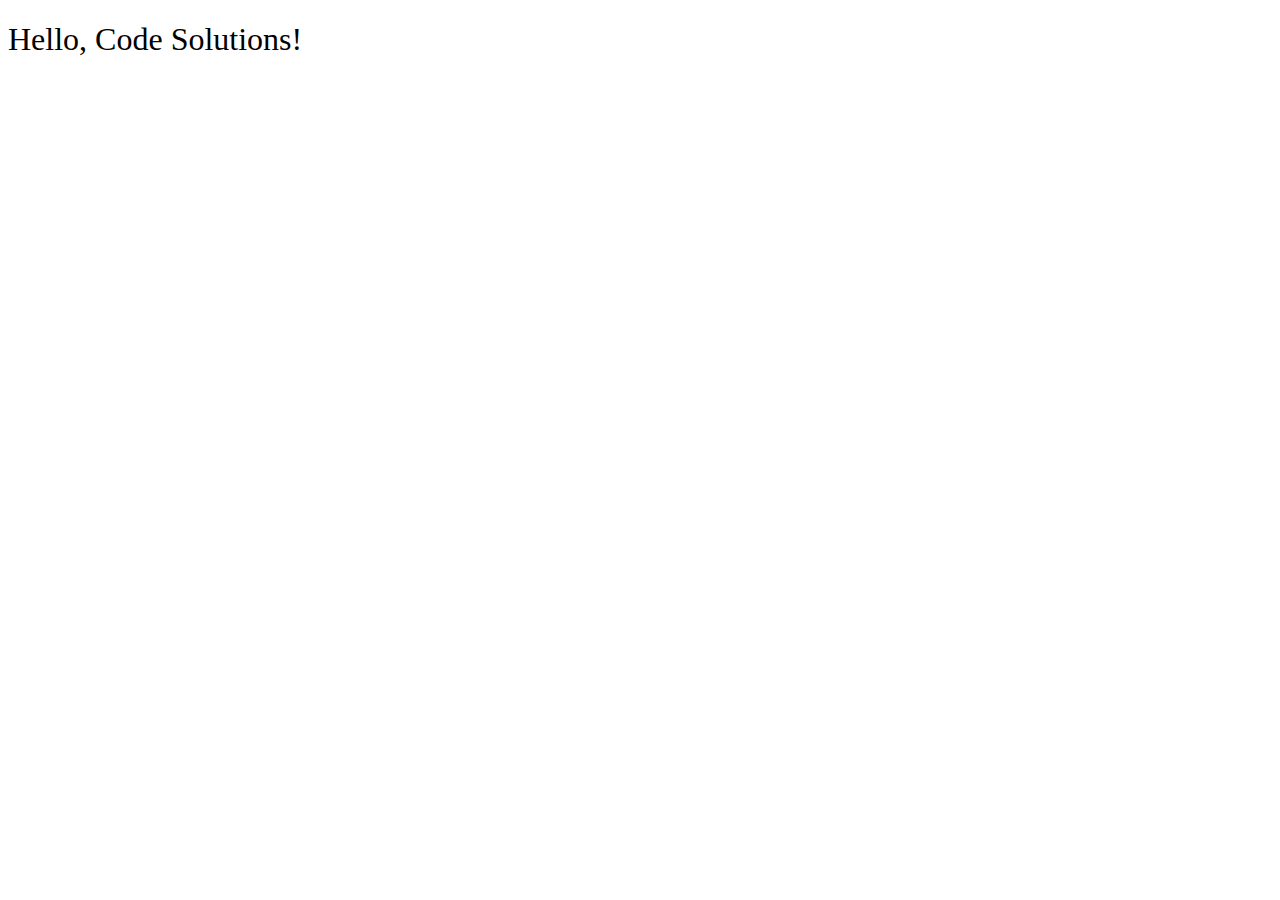
<file: __sample__/index.html>
<!DOCTYPE html>
<html>
<head>
  <title>sample code</title>
  <link rel="stylesheet" href="styles.css">
</head>
<body>
  <h1>Hello, Code Solutions!</h1>
  <script src="main.js"></script>
</body>
</html>
</file>
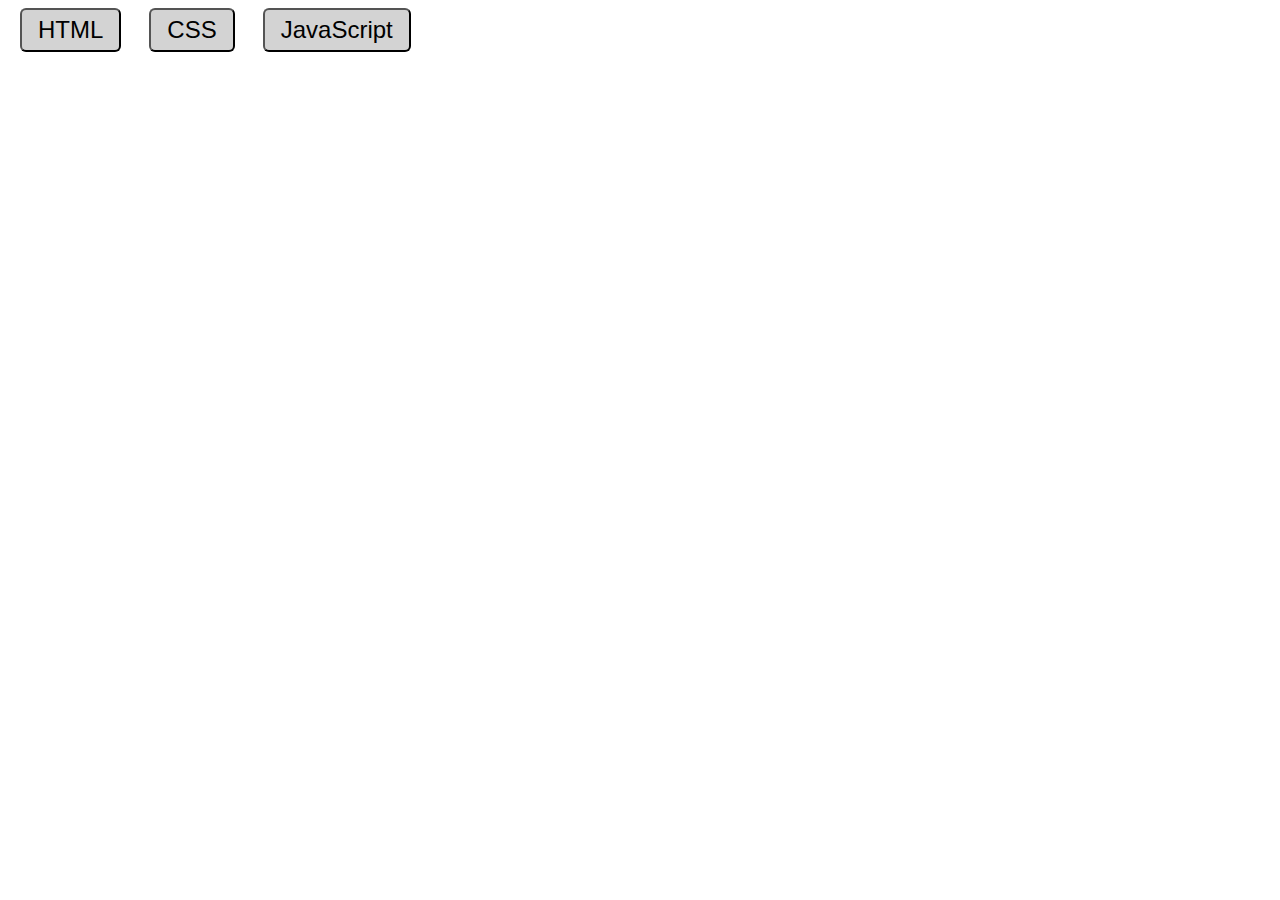
<file: css-box-model/index.html>
<!DOCTYPE html>
<html lang="en">
<head>
  <meta charset="UTF-8">
  <meta name="viewport" content="width=device-width, initial-scale=1.0">
  <meta http-equiv="X-UA-Compatible" content="ie=edge">
  <title>CSS Box Model</title>
  <link rel="stylesheet" href="styles.css">
</head>
<body>
  <button class="language">HTML</button>
  <button class="language">CSS</button>
  <button class="language">JavaScript</button>
</body>
</html>
</file>
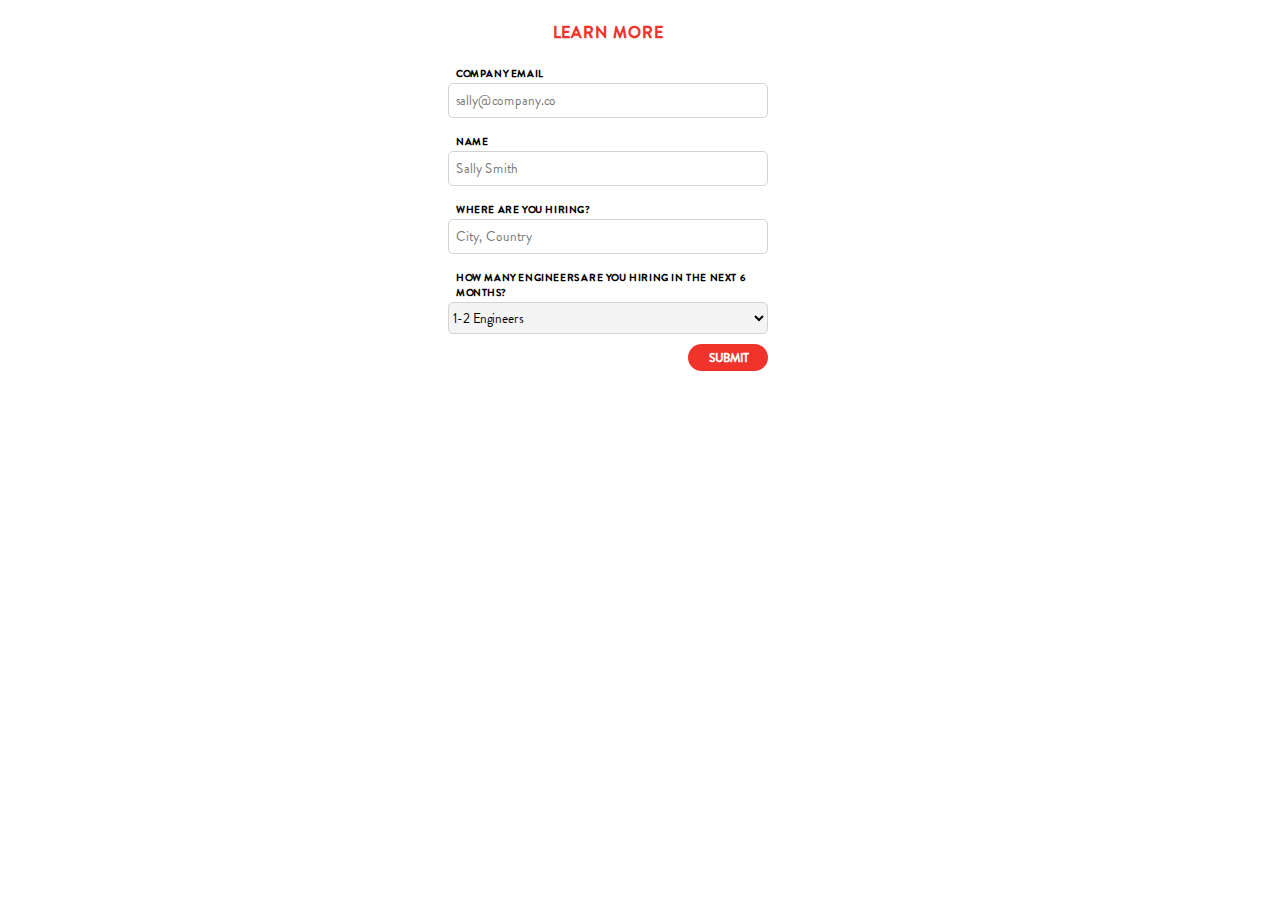
<file: css-brochure-form/index.html>
<!DOCTYPE html>
<html lang="en">
<head>
  <meta charset="UTF-8">
  <meta name="viewport" content="width=device-width, initial-scale=1.0">
  <meta http-equiv="X-UA-Compatible" content="ie=edge">
  <title>CSS Challenge - Brochure Form</title>
  <link rel="stylesheet" href="fonts.css">
  <link rel="stylesheet" href="reset.css">
  <link rel="stylesheet" href="styles.css">
</head>
<body>
  <div class="form">
    <h4>LEARN MORE</h4>
    <form action="#">
      <label for="email">COMPANY EMAIL</label>
      <input type="email" id="email" placeholder="sally@company.co">
      <label for="name">NAME</label>
      <input type="text" id="name" placeholder="Sally Smith">
      <label for="location">WHERE ARE YOU HIRING?</label>
      <input type="text" id="location" placeholder="City, Country">
      <label for="how-many-engineers">HOW MANY ENGINEERS ARE YOU HIRING IN THE NEXT 6 MONTHS?</label>
      <select name="how-many-engineers" id="how-many-engineers">
        <option value="1-2-enginners">1-2 Engineers</option>
        <option value="3-4-engineers">3-4 Engineers</option>
        <option value="5-plus">5 or more Engineers</option>
      </select>
      <div class="btn-container">
        <button>SUBMIT</button>
      </div>
    </form>
  </div>
</body>
</html>
</file>
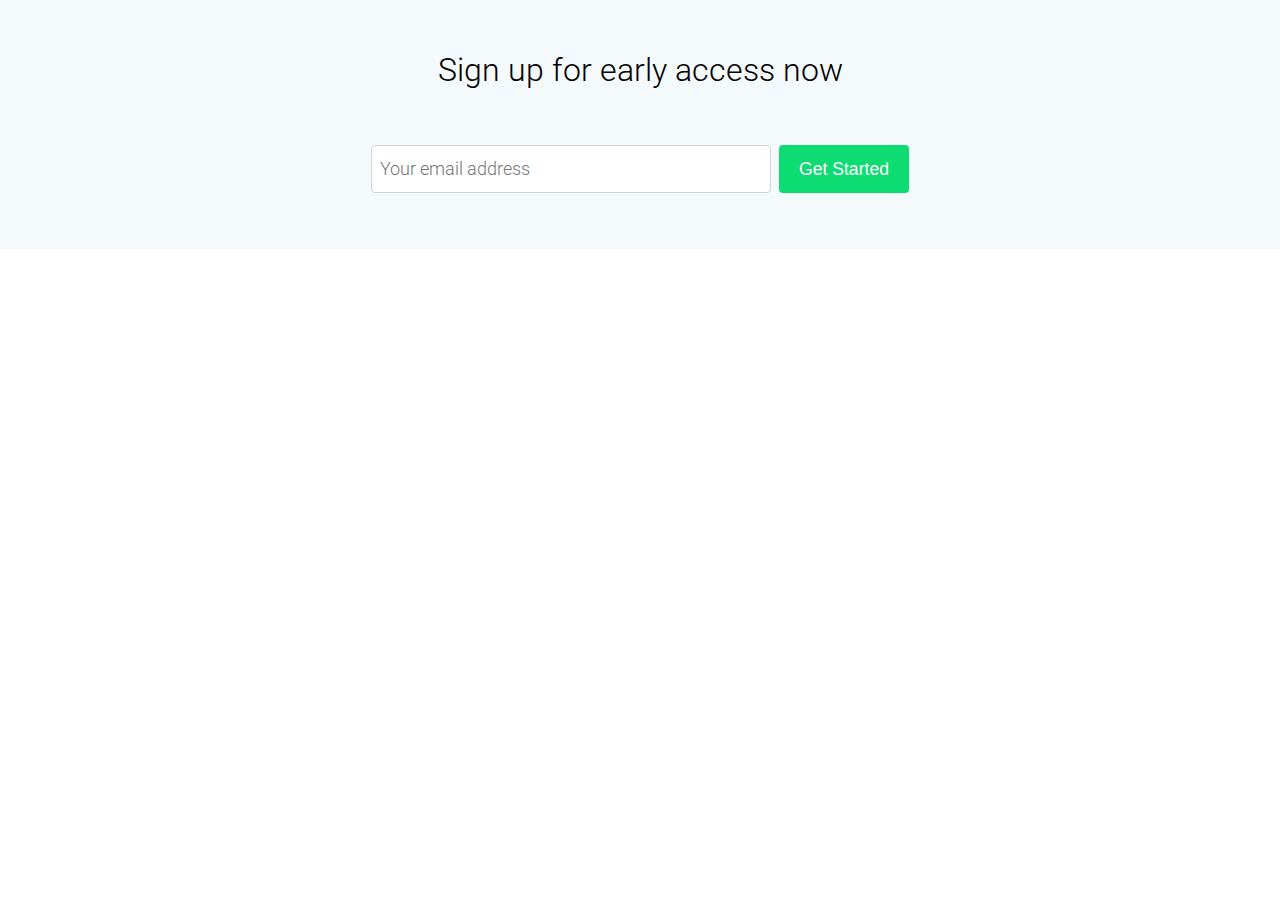
<file: css-colors/index.html>
<!DOCTYPE html>
<html lang="en">
<head>
  <meta charset="UTF-8">
  <meta name="viewport" content="width=device-width, initial-scale=1.0">
  <meta http-equiv="X-UA-Compatible" content="ie=edge">
  <title>Example CSS Colors</title>
  <link href="https://fonts.googleapis.com/css?family=Roboto:300,400,500&display=swap" rel="stylesheet">
  <link rel="stylesheet" href="styles.css">
</head>
<body>
  <section>
    <h2>Sign up for early access now</h2>
    <form>
      <input required name="email" type="email" placeholder="Your email address">
      <button type="submit">Get Started</button>
    </form>
  </section>
</body>
</html>
</file>
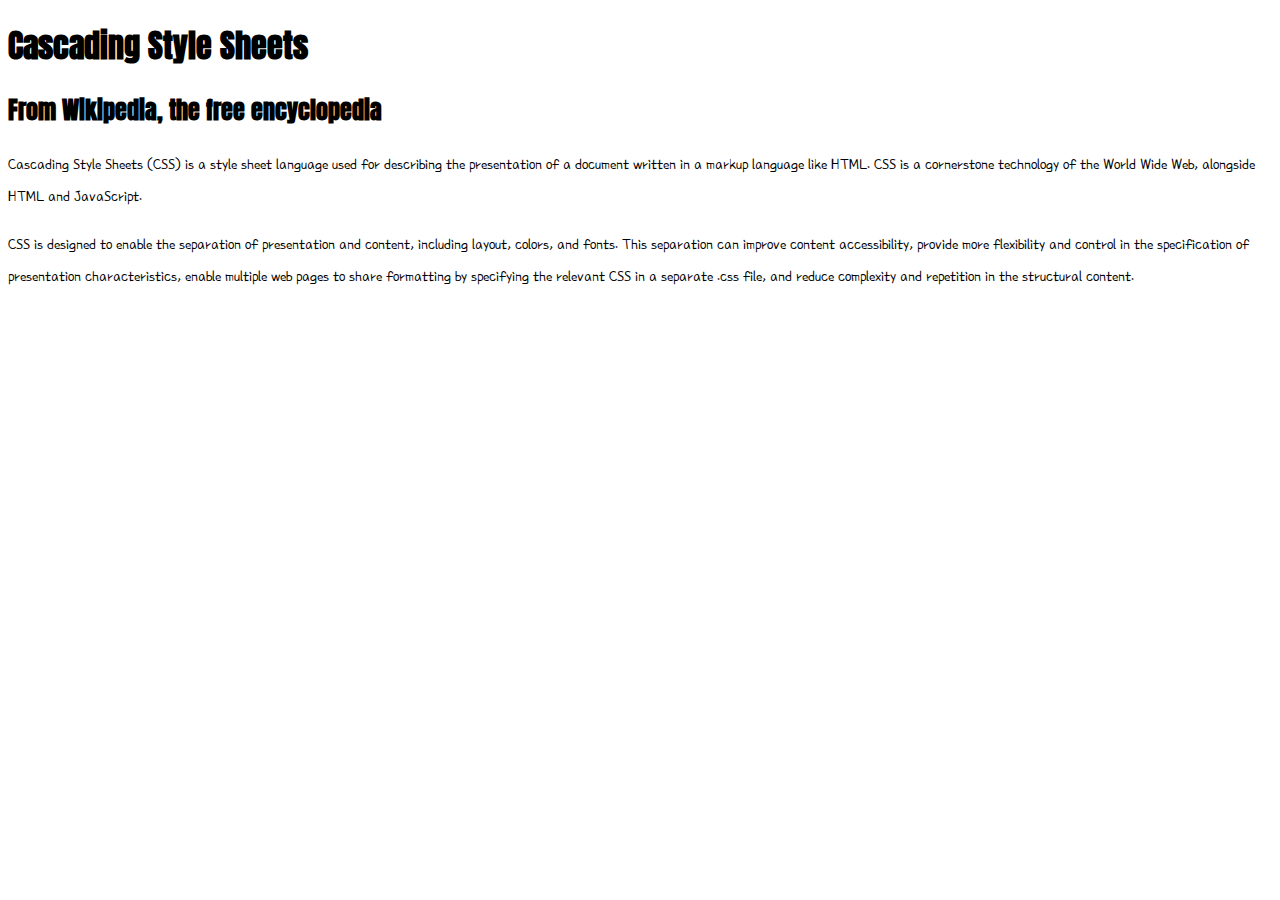
<file: css-fonts/index.html>
<!DOCTYPE html>
<html lang="en">
<head>
  <meta charset="UTF-8">
  <meta name="viewport" content="width=device-width, initial-scale=1.0">
  <meta http-equiv="X-UA-Compatible" content="ie=edge">
  <link rel="stylesheet" href="styles.css">
  <link rel="preconnect" href="https://fonts.googleapis.com">
  <link rel="preconnect" href="https://fonts.gstatic.com" crossorigin>
  <link href="https://fonts.googleapis.com/css2?family=Poor+Story&display=swap" rel="stylesheet">
  <link href="https://fonts.googleapis.com/css2?family=Anton&display=swap" rel="stylesheet">
  <title>CSS Fonts</title>
</head>
<body>
  <h1>Cascading Style Sheets</h1>
  <h2>From Wikipedia, the free encyclopedia</h2>
  <p>
    Cascading Style Sheets (CSS) is a style sheet language used for describing the presentation of a document written in a
    markup language like HTML. CSS is a cornerstone technology of the World Wide Web, alongside HTML and JavaScript.
  </p>
  <p>
    CSS is designed to enable the separation of presentation and content, including layout, colors, and fonts. This
    separation can improve content accessibility, provide more flexibility and control in the specification of presentation
    characteristics, enable multiple web pages to share formatting by specifying the relevant CSS in a separate .css file,
    and reduce complexity and repetition in the structural content.
  </p>
</body>
</html>
</file>
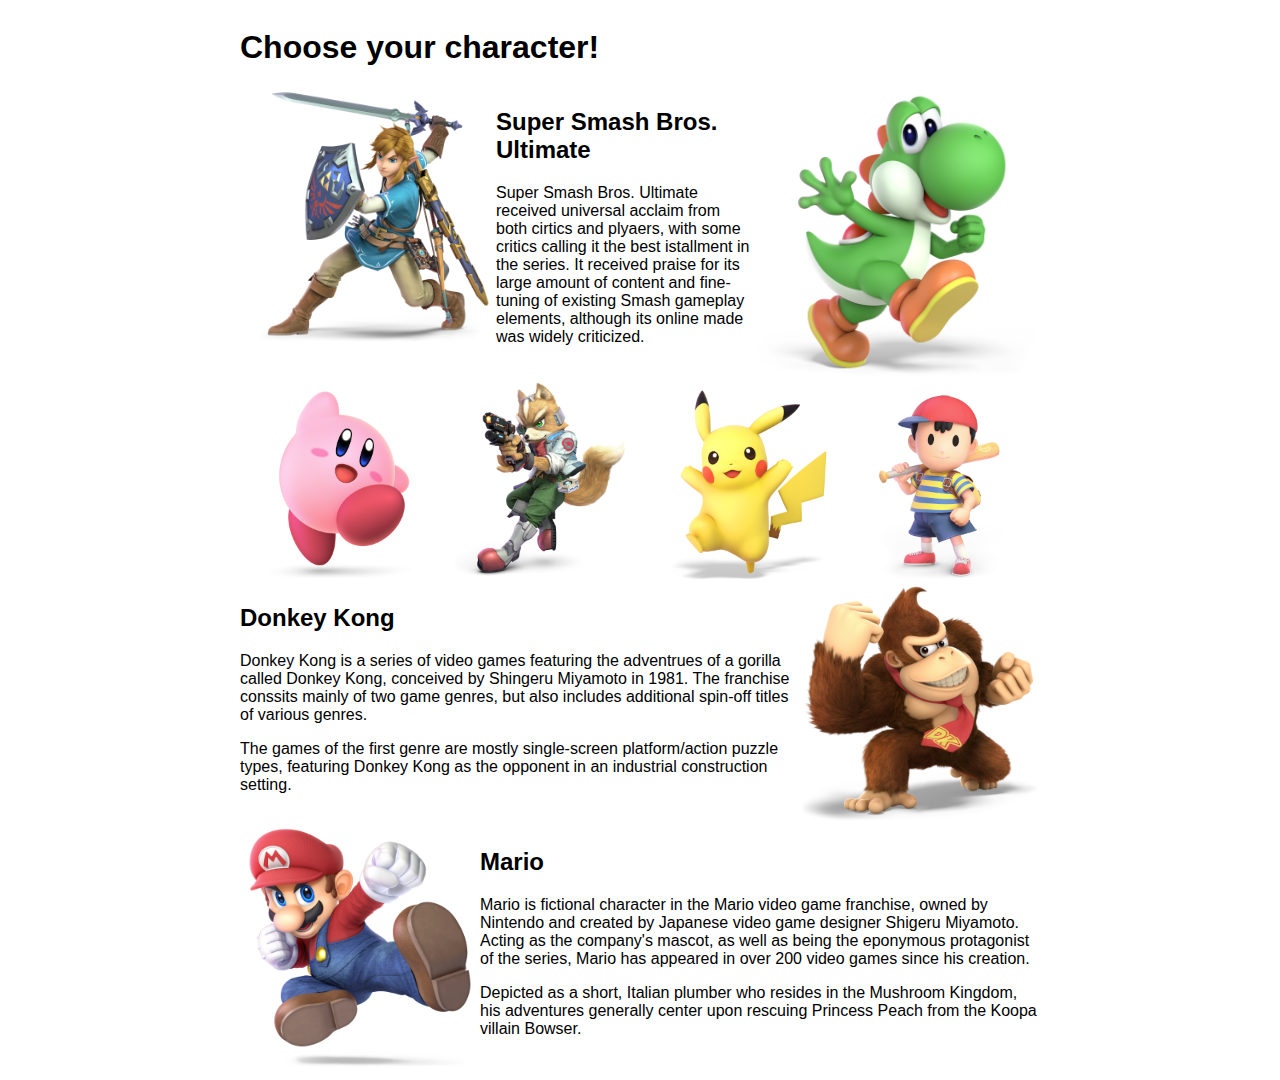
<file: css-grid-classes/index.html>
<!DOCTYPE html>
<html lang="en">
<head>
  <meta charset="UTF-8">
  <meta http-equiv="X-UA-Compatible" content="IE=edge">
  <meta name="viewport" content="width=device-width, initial-scale=1.0">
  <link rel="stylesheet" href="styles.css">
  <title>CSS grid classes</title>
</head>
<body>
  <div class="container">
    <div class="row">
      <div class="column-full">
        <h1>Choose your character!</h1>
      </div>
    </div>
    <div class="row">
      <div class="column-third">
        <img src="images/link.png" alt="image of Link">
      </div>
      <div class="column-third">
        <h2>Super Smash Bros. Ultimate</h2>
        <p>
          Super Smash Bros. Ultimate received universal acclaim from both cirtics and plyaers, with some critics calling it the best istallment in the series. It received praise for its large amount of content and fine-tuning of existing Smash gameplay elements, although its online made was widely criticized.
        </p>
      </div>
      <div class="column-thrid">
        <img src="images/yoshi.png" alt="image of Yoshi">
      </div>
    </div>
    <div class="row">
      <div class="column-fourth">
        <img src="images/kirby.png" alt="image of Kirby">
      </div>
      <div class="column-fourth">
        <img src="images/fox.png" alt="image of Fox">
      </div>
      <div class="column-fourth">
        <img src="images/pikachu.png" alt="image of Pikachu">
      </div>
      <div class="column-fourth">
        <img src="images/ness.png" alt="image of Ness">
      </div>
    </div>
    <div class="row">
      <div class="column-two-thirds">
        <h2>Donkey Kong</h2>
        <p>
          Donkey Kong is a series of video games featuring the adventrues of a gorilla called Donkey Kong, conceived by Shingeru Miyamoto in 1981. The franchise conssits mainly of two game genres, but also includes additional spin-off titles of various genres.
        </p>
        <p>
          The games of the first genre are mostly single-screen platform/action puzzle types, featuring Donkey Kong as the opponent in an industrial construction setting.
        </p>
      </div>
      <div class="column-one-third">
        <img src="images/dk.png" alt="image of Donkey Kong">
      </div>
    </div>
    <div class="row">
      <div class="column-one-third">
        <img src="images/mario.png" alt="iamge of Mario">
      </div>
      <div class="column-two-thirds">
        <h2>Mario</h2>
        <p>
          Mario is fictional character in the Mario video game franchise, owned by Nintendo and created by Japanese video game designer Shigeru Miyamoto. Acting as the company's mascot, as well as being the eponymous protagonist of the series, Mario has appeared in over 200 video games since his creation.
        </p>
        <p>
          Depicted as a short, Italian plumber who resides in the Mushroom Kingdom, his adventures generally center upon rescuing Princess Peach from the Koopa villain Bowser.
        </p>
      </div>
    </div>
  </div>
</body>
</html>
</file>
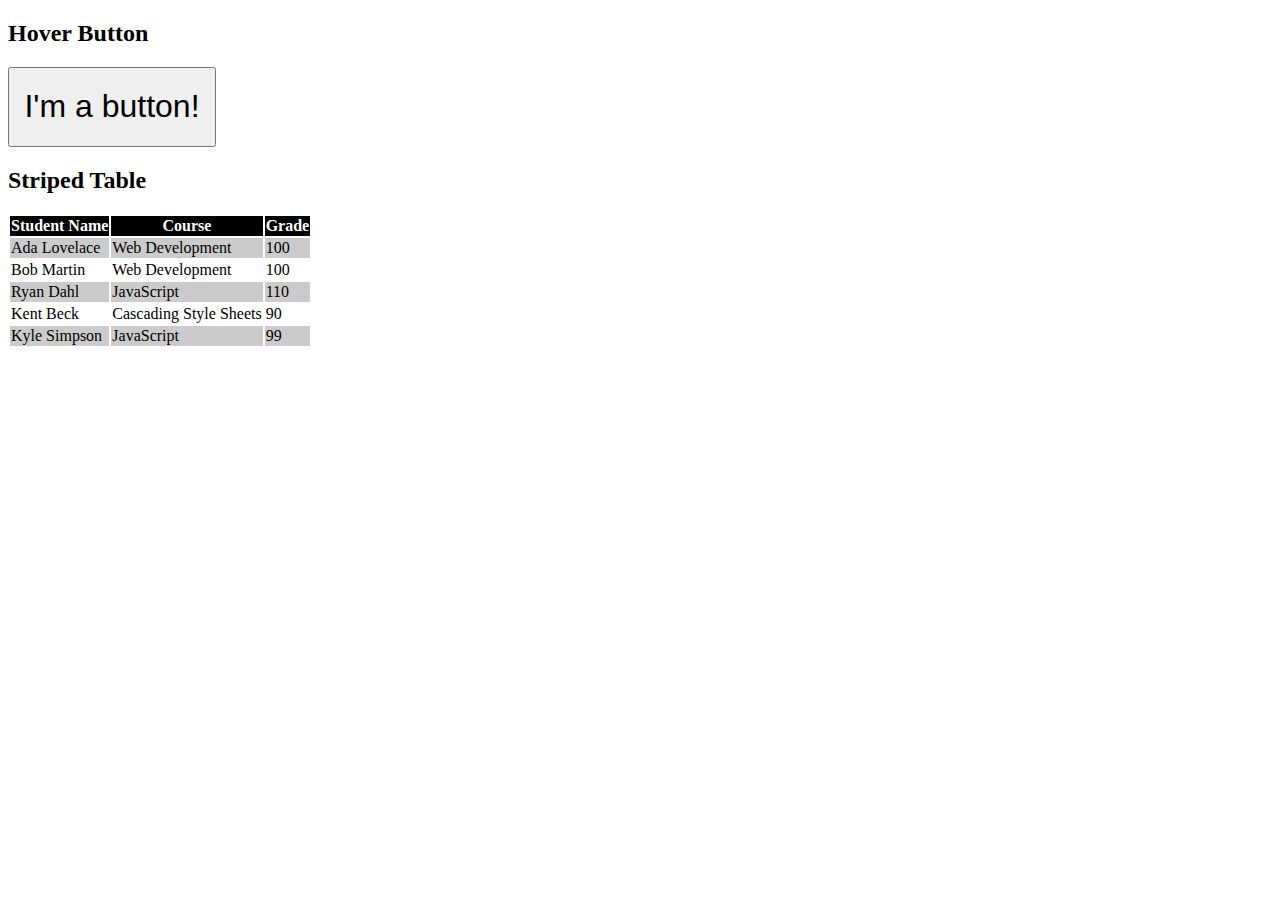
<file: css-pseudo-classes/index.html>
<!DOCTYPE html>
<html lang="en">
<head>
  <meta charset="UTF-8">
  <meta http-equiv="X-UA-Compatible" content="IE=edge">
  <meta name="viewport" content="width=device-width, initial-scale=1.0">
  <link rel="stylesheet" href="styles.css">
  <title>CSS Pseudo Class</title>
</head>
<body>
  <div>
    <h2>Hover Button</h2>
    <button>I'm a button!</button>
    <h2>Striped Table</h2>
    <table>
      <thead>
        <tr>
          <th>Student Name</th>
          <th>Course</th>
          <th>Grade</th>
        </tr>
      </thead>
      <tbody>
        <tr>
          <td>Ada Lovelace</td>
          <td>Web Development</td>
          <td>100</td>
        </tr>
        <tr>
          <td>Bob Martin</td>
          <td>Web Development</td>
          <td>100</td>
        </tr>
        <tr>
          <td>Ryan Dahl</td>
          <td>JavaScript</td>
          <td>110</td>
        </tr>
        <tr>
          <td>Kent Beck</td>
          <td>Cascading Style Sheets</td>
          <td>90</td>
        </tr>
        <tr>
          <td>Kyle Simpson</td>
          <td>JavaScript</td>
          <td>99</td>
        </tr>
      </tbody>
    </table>
  </div>
</body>
</html>
</file>
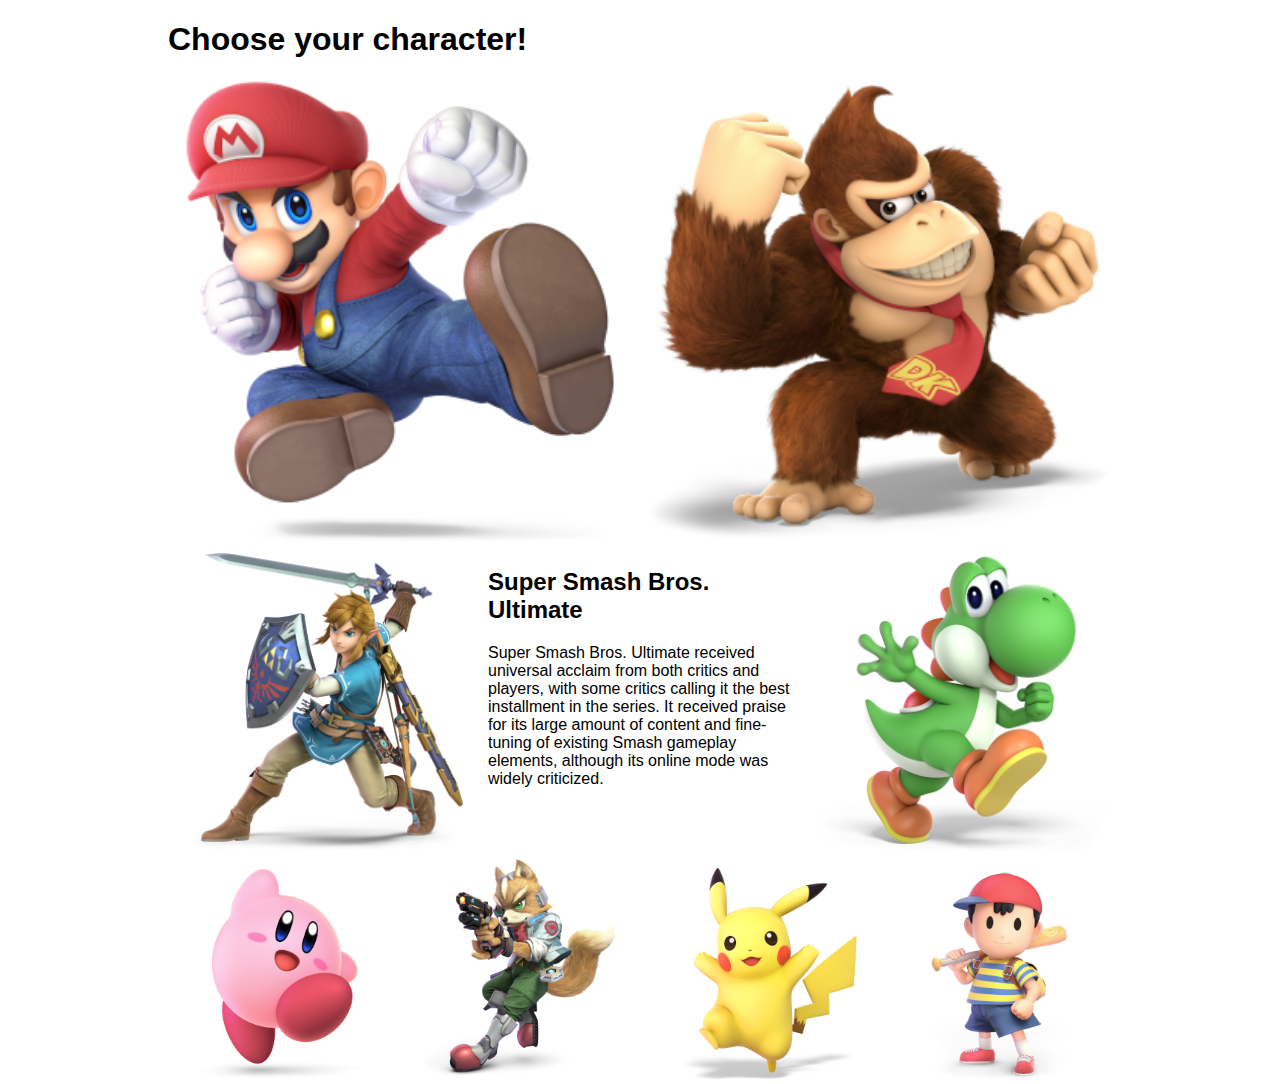
<file: css-responsive-layout/index.html>
<!DOCTYPE html>
<html lang="en">
<head>
  <meta charset="UTF-8">
  <meta name="viewport" content="width=device-width, initial-scale=1.0">
  <title>CSS Responsive Layout</title>
  <link rel="stylesheet" href="styles.css">
</head>
<body>
  <div class="container">
    <div class="row">
      <div class="col">
        <h1>Choose your character!</h1>
      </div>
    </div>
    <div class="row">
      <div class="col-sm-half">
        <img class="fighter" src="images/mario.png" alt="Mario">
      </div>
      <div class="col-sm-half">
        <img class="fighter" src="images/dk.png" alt="Donkey Kong">
      </div>
      <div class="col-sm-half col-lg-third">
        <img class="fighter" src="images/link.png" alt="Link">
      </div>
      <div class="col-sm-half col-lg-third">
        <h2>Super Smash Bros. Ultimate</h2>
        <p>
          Super Smash Bros. Ultimate received universal acclaim from both
          critics and players, with some critics calling it the best installment
          in the series. It received praise for its large amount of content and
          fine-tuning of existing Smash gameplay elements, although its online
          mode was widely criticized.
        </p>
      </div>
      <div class="col-sm-half col-lg-third">
        <img class="fighter" src="images/yoshi.png" alt="Yoshi">
      </div>
      <div class="col-sm-half col-lg-fourth">
        <img class="fighter" src="images/kirby.png" alt="Kirby">
      </div>
      <div class="col-sm-half col-lg-fourth">
        <img class="fighter" src="images/fox.png" alt="Fox">
      </div>
      <div class="col-sm-half col-lg-fourth">
        <img class="fighter" src="images/pikachu.png" alt="Pikachu">
      </div>
      <div class="col-sm-half col-lg-fourth">
        <img class="fighter" src="images/ness.png" alt="Ness">
      </div>
    </div>
  </div>
</body>
</html>
</file>
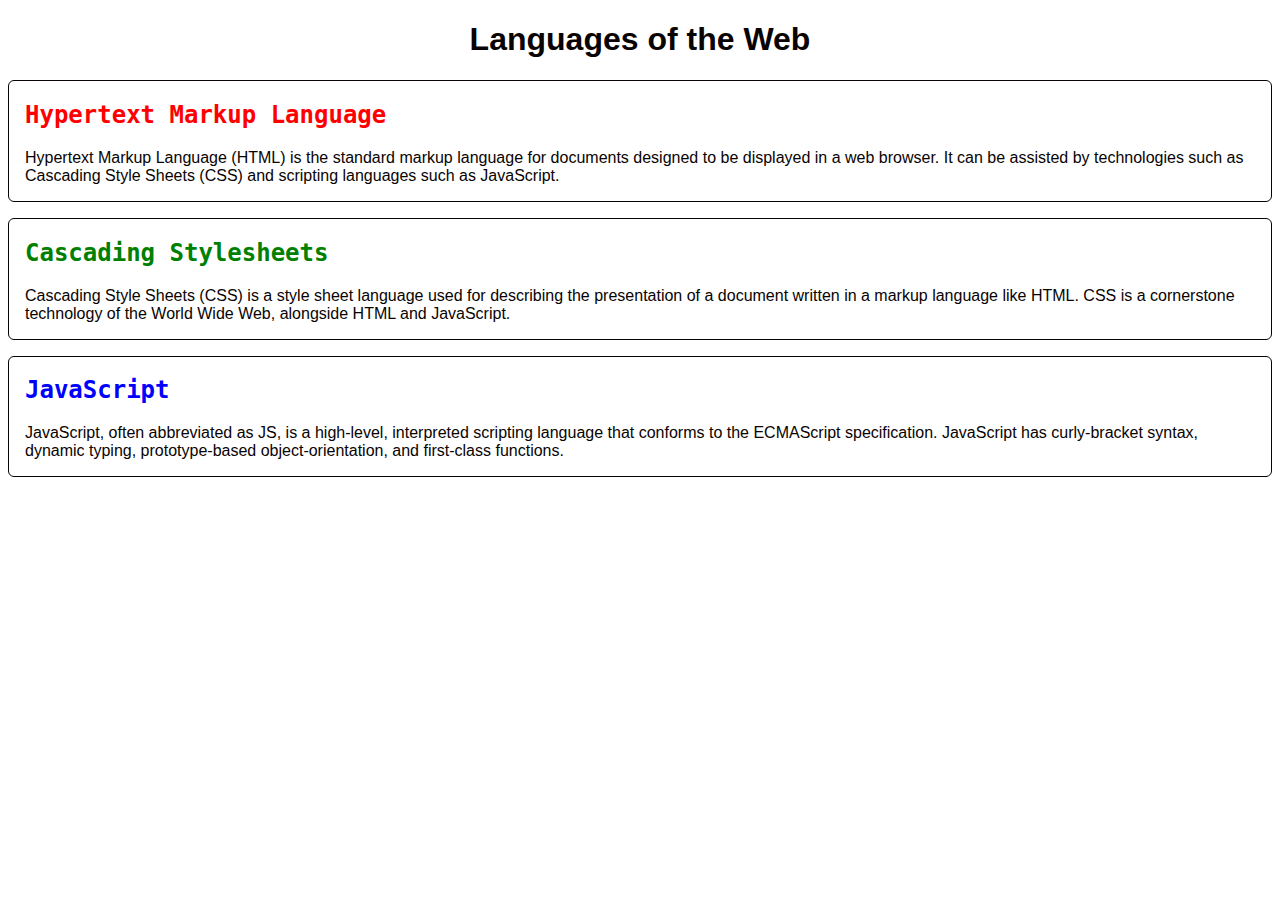
<file: css-syntax/index.html>
<!DOCTYPE html>
<html lang="en">
<head>
  <meta charset="UTF-8">
  <meta name="viewport" content="width=device-width, initial-scale=1.0">
  <meta http-equiv="X-UA-Compatible" content="ie=edge">
  <link rel="stylesheet" href="styles.css">
  <title>CSS Syntax</title>
</head>
<body>
  <h1>Languages of the Web</h1>
  <article>
    <h2 id="html" class="title">Hypertext Markup Language</h2>
    <p>
      Hypertext Markup Language (HTML) is the standard markup language for documents designed to be displayed in a web
      browser. It can be assisted by technologies such as Cascading Style Sheets (CSS) and scripting languages such as
      JavaScript.
    </p>
  </article>
  <article>
    <h2 id="css" class="title">Cascading Stylesheets</h2>
    <p>
      Cascading Style Sheets (CSS) is a style sheet language used for describing the presentation of a document written in a
      markup language like HTML. CSS is a cornerstone technology of the World Wide Web, alongside HTML and JavaScript.
    </p>
  </article>
  <article>
    <h2 id="js" class="title">JavaScript</h2>
    <p>
      JavaScript, often abbreviated as JS, is a high-level, interpreted scripting language that conforms
      to the ECMAScript specification. JavaScript has curly-bracket syntax, dynamic typing, prototype-based
      object-orientation, and first-class functions.
    </p>
  </article>
</body>
</html>
</file>
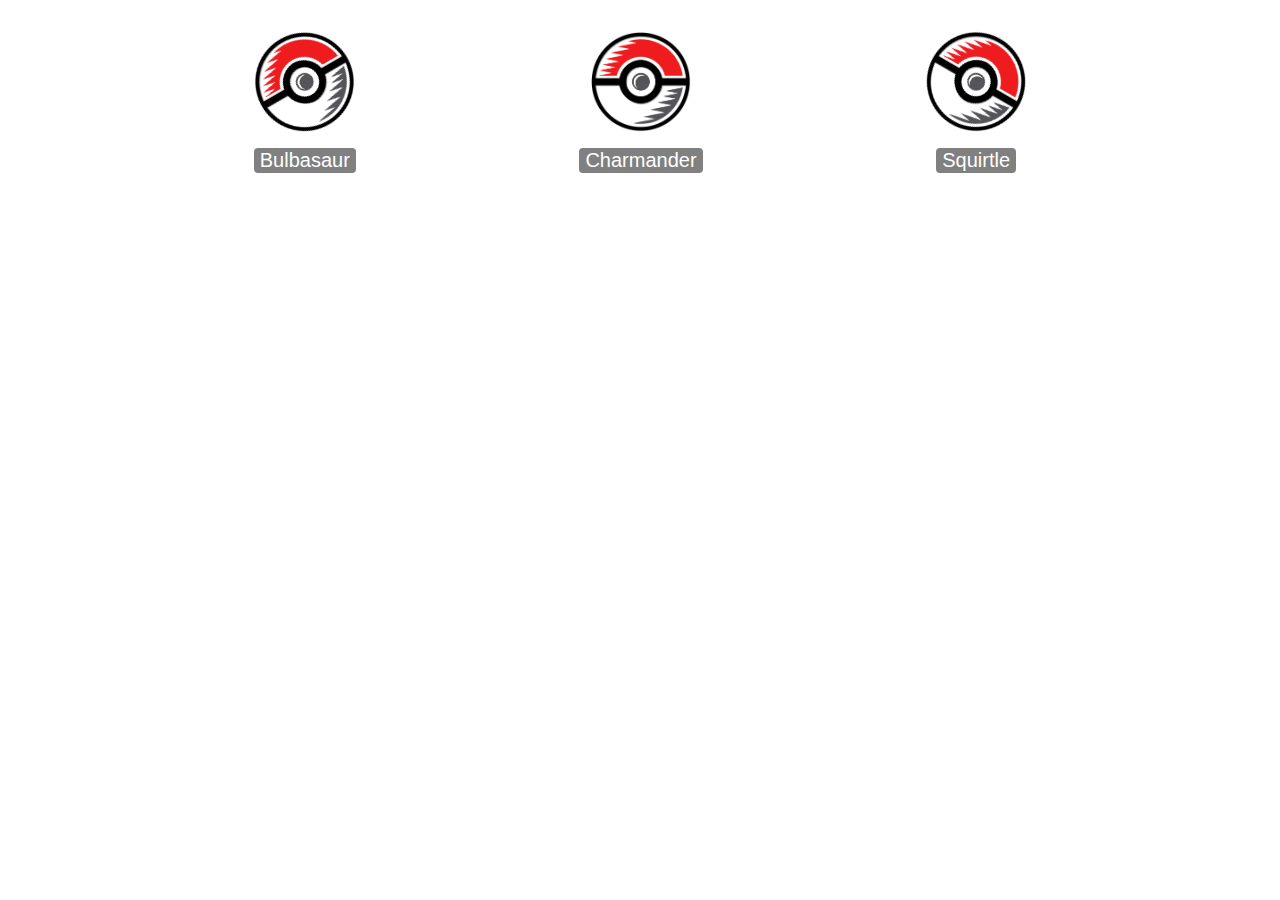
<file: css-transforms/index.html>
<!DOCTYPE html>
<html lang="en">
<head>
  <meta charset="UTF-8">
  <meta name="viewport" content="width=device-width, initial-scale=1.0">
  <meta http-equiv="X-UA-Compatible" content="ie=edge">
  <title>CSS Transforms</title>
  <link rel="stylesheet" href="styles.css">
</head>
<body>
  <div class="pokeball-row">
    <div class="pokeball-wrapper">
      <img class="pokeball" alt="pokeball" src="pokeball.png">
      <button>Bulbasaur</button>
    </div>
    <div class="pokeball-wrapper">
      <img class="pokeball" alt="pokeball" src="pokeball.png">
      <button>Charmander</button>
    </div>
    <div class="pokeball-wrapper">
      <img class="pokeball" alt="pokeball" src="pokeball.png">
      <button>Squirtle</button>
    </div>
  </div>
</body>
</html>
</file>
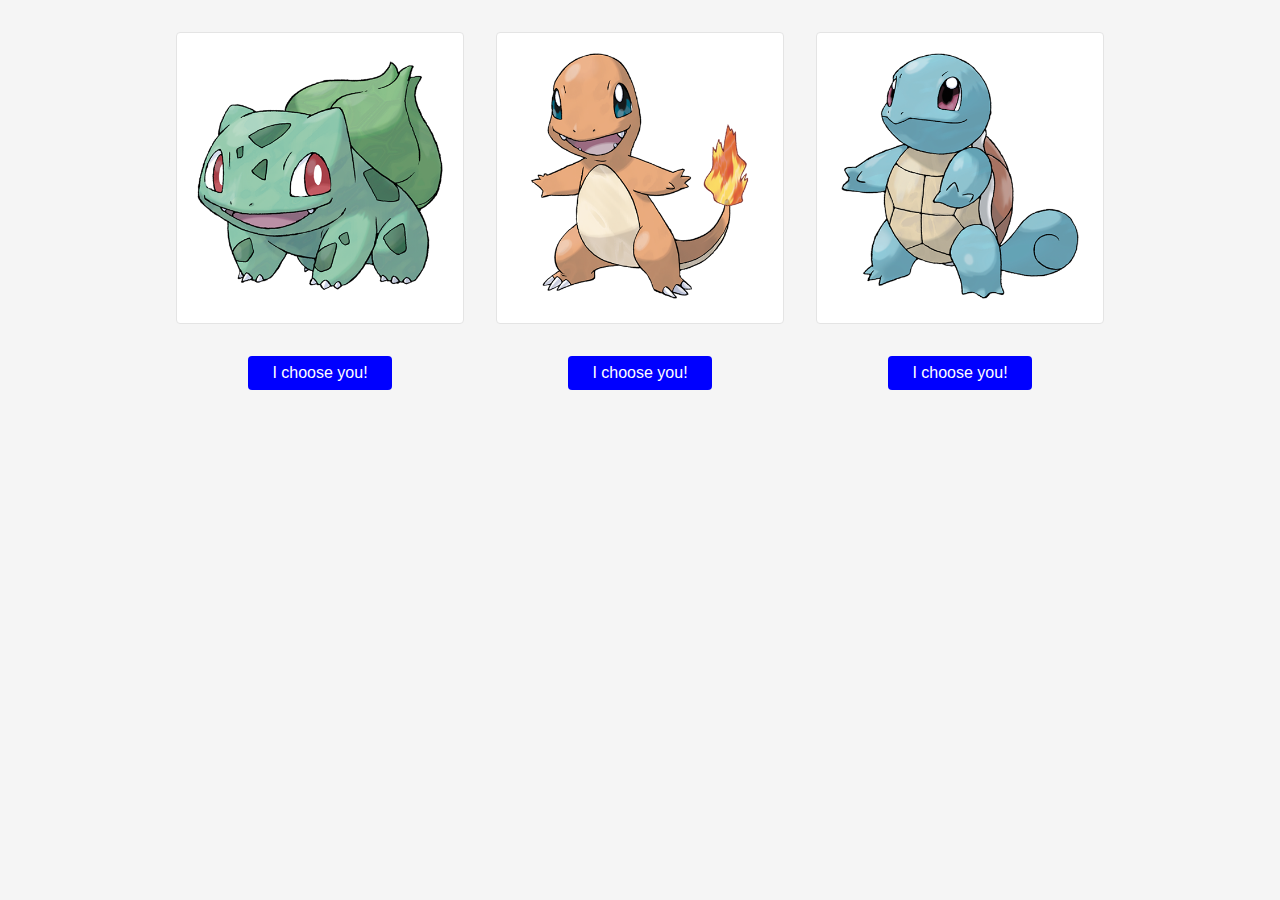
<file: css-transitions/index.html>
<!DOCTYPE html>
<html lang="en">
<head>
  <meta charset="UTF-8">
  <meta name="viewport" content="width=device-width, initial-scale=1.0">
  <meta http-equiv="X-UA-Compatible" content="ie=edge">
  <title>CSS Transitions</title>
  <link rel="stylesheet" href="styles.css">
</head>
<body>
  <section>
    <div class="card-wrapper">
      <div class="card">
        <img src="images/001.png">
      </div>
      <button class="custom-button">I choose you!</button>
    </div>
    <div class="card-wrapper">
      <div class="card">
        <img src="images/004.png">
      </div>
      <button class="custom-button">I choose you!</button>
    </div>
    <div class="card-wrapper">
      <div class="card">
        <img src="images/007.png">
      </div>
      <button class="custom-button">I choose you!</button>
    </div>
  </section>
</body>
</html>
</file>
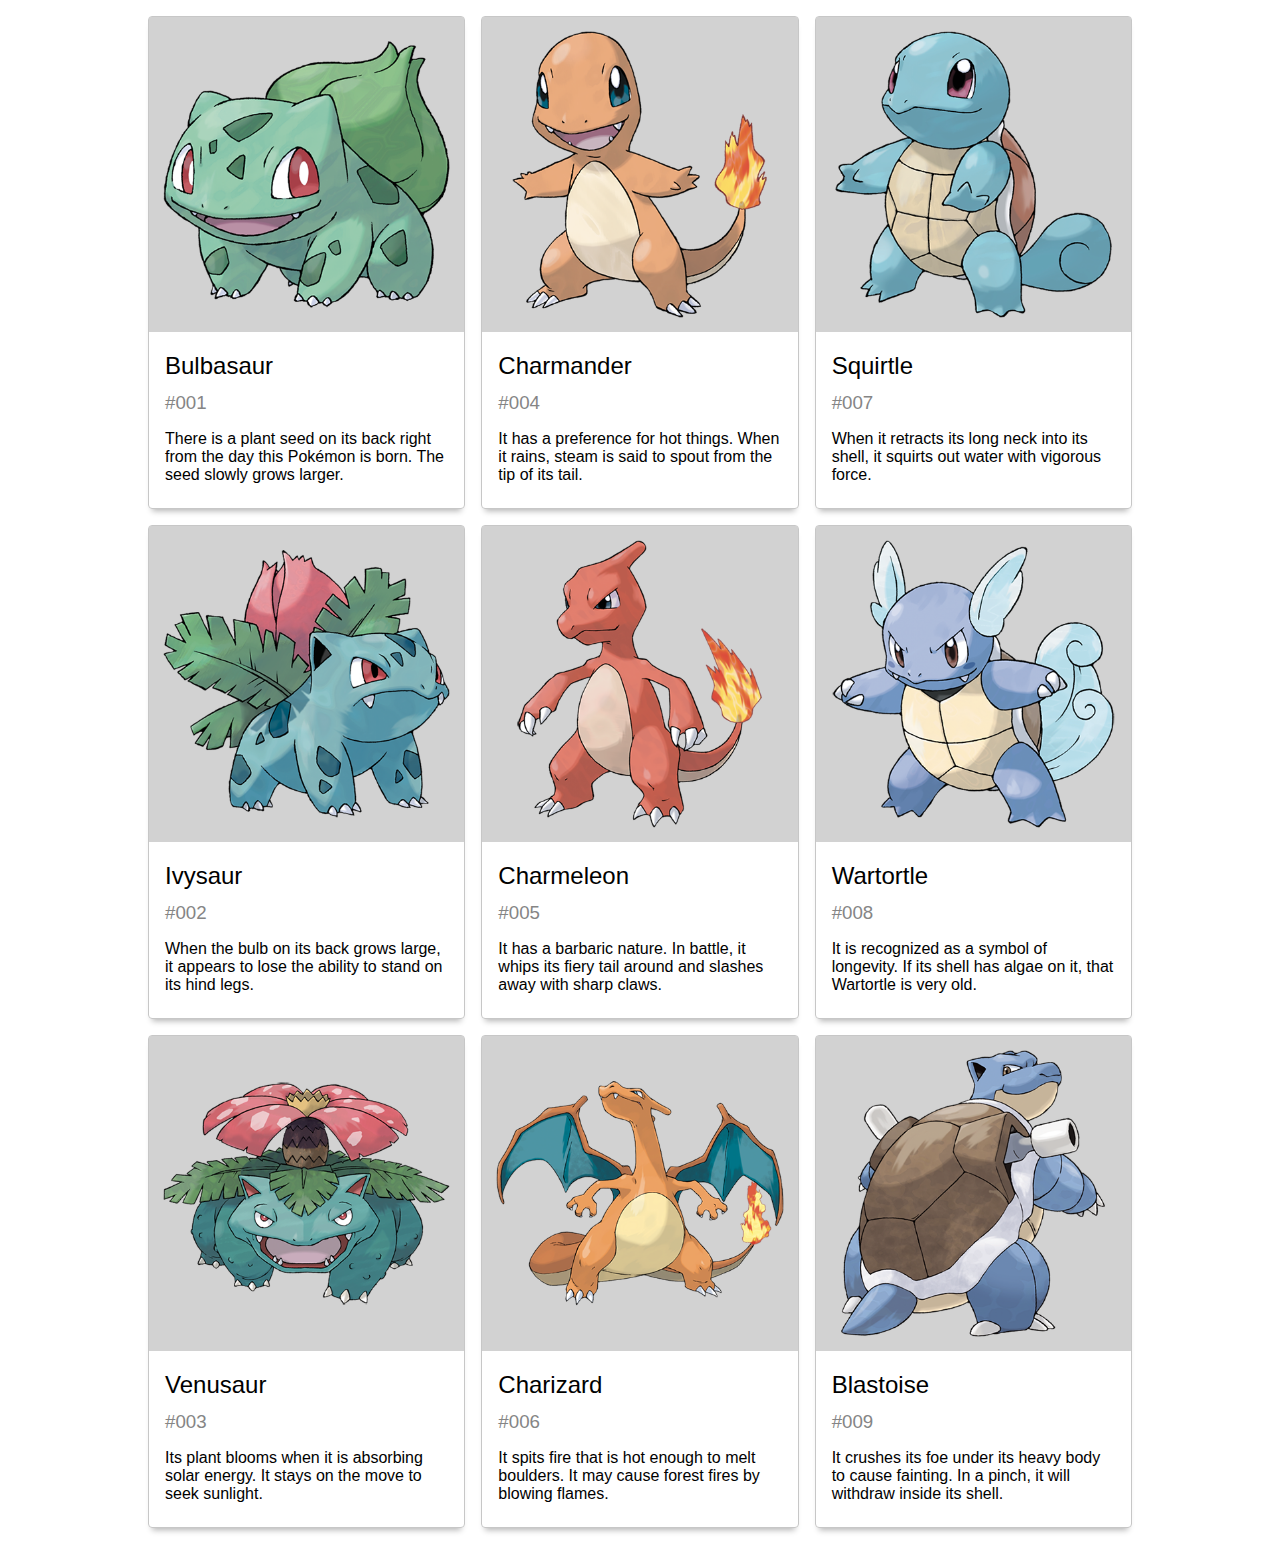
<file: dom-creation/index.html>
<!DOCTYPE html>
<html lang="en">
<head>
  <meta charset="UTF-8">
  <meta name="viewport" content="width=device-width, initial-scale=1.0">
  <title>DOM Creation</title>
  <link rel="stylesheet" href="styles.css">
</head>
<body>
  <div class="container">
    <div class="row"></div>
  </div>
  <script src="main.js"></script>
</body>
</html>
</file>
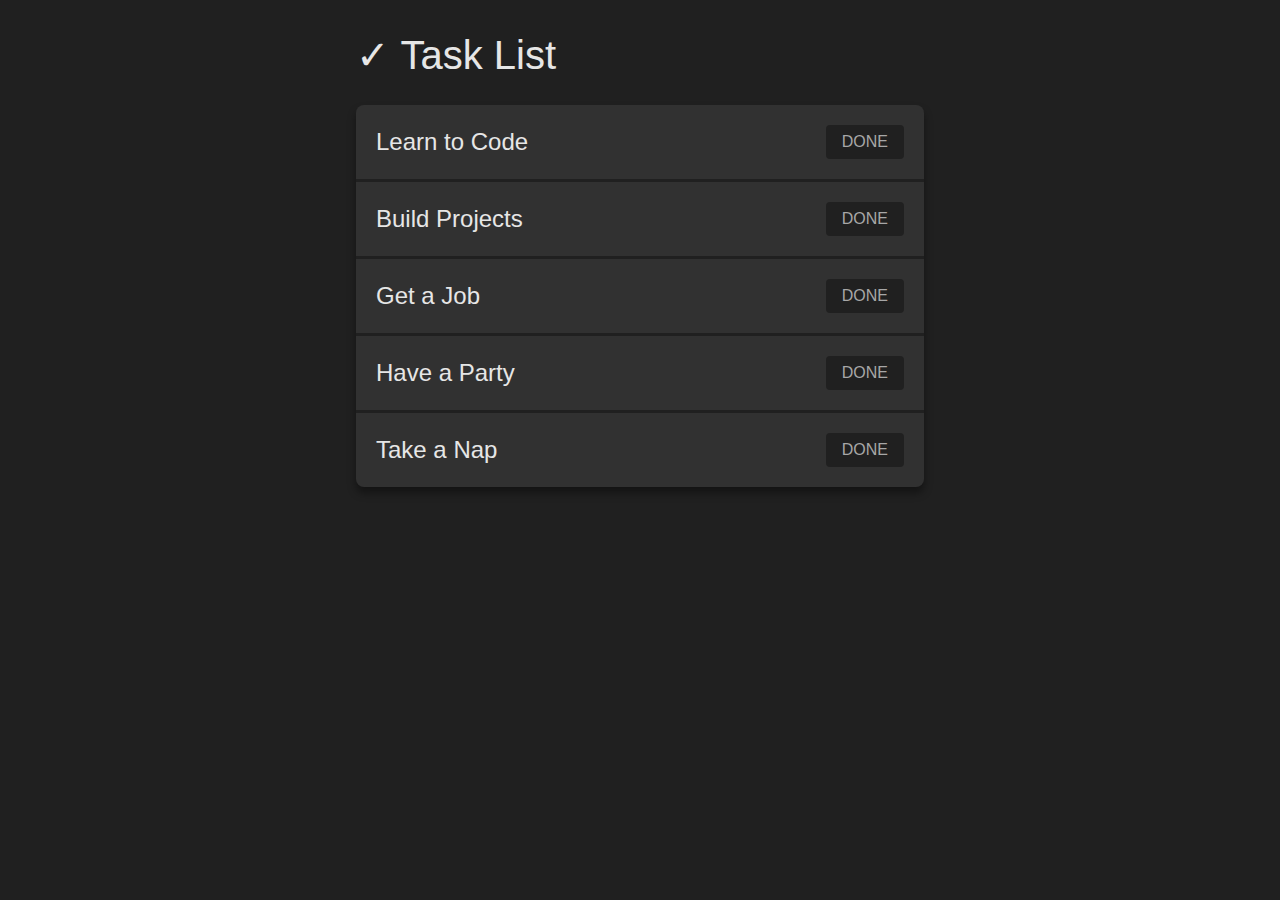
<file: dom-event-delegation/index.html>
<!DOCTYPE html>
<html lang="en">
<head>
  <meta charset="UTF-8">
  <meta name="viewport" content="width=device-width, initial-scale=1.0">
  <title>DOM Event Delegation</title>
  <link rel="stylesheet" href="styles.css">
</head>
<body>
  <div class="container">
    <h1>&check; Task List</h1>
    <ul class="task-list">
      <li class="task-list-item">
        <span>Learn to Code</span><button data-task="code">Done</button>
      </li>
      <li class="task-list-item">
        <span>Build Projects</span><button data-task="build">Done</button>
      </li>
      <li class="task-list-item">
        <span>Get a Job</span><button data-task="job">Done</button>
      </li>
      <li class="task-list-item">
        <span>Have a Party</span><button data-task="party">Done</button>
      </li>
      <li class="task-list-item">
        <span>Take a Nap</span><button data-task="nap">Done</button>
      </li>
    </ul>
  </div>
  <script src="main.js"></script>
</body>
</html>
</file>
<file: __sample__/styles.css>
h1 {
  font-weight: 400;
}
</file>
<file: css-box-model/styles.css>
button.language {
  font-size: 24px;
  background-color: lightgray;

  /* your code here 👇 */

  margin-left: 12px;
  margin-right: 12px;
  padding: 6px 16px;
  border-radius: 6px;
}
</file>
<file: css-brochure-form/fonts.css>
@font-face {
  font-family: "Brandon Grotesque";
  font-style: normal;
  font-weight: 500;
  src: url("BrandonGrotesque-Medium.woff2") format("woff2");
}

@font-face {
  font-family: "Brandon Grotesque";
  font-style: normal;
  font-weight: normal;
  src: url("BrandonGrotesque-Regular.woff2") format("woff2");
}

@font-face {
  font-family: AtlasGrotesk;
  font-style: normal;
  font-weight: 300;
  src: url("AtlasGrotesk-Light-Web.woff2") format("woff2");
}
</file>
<file: css-brochure-form/styles.css>
* {
  font-family: "Brandon Grotesque", sans-serif;
}

div.form {
  margin-left: 35%;
  width: 25%;
}

label {
  display: block;
  font-size: 10px;
  font-weight: bold;
  padding-left: 8px;
  padding-bottom: 2px;
  letter-spacing: 0.6px;
}

.btn-container {
  text-align: end;
}

h4 {
  text-align: center;
  color: #f1342b;
  letter-spacing: 0.8px;
}

input {
  width: 100%;
  height: 2.2rem;
  border: 1px solid lightgrey;
  border-radius: 5px;
  margin-bottom: 1rem;
}

::placeholder {
  padding-left: 5px;
}

select {
  width: 100%;
  border: 1px solid lightgray;
  height: 2rem;
  border-radius: 5px;
  background-color: rgb(244 244 244);
  margin-bottom: 10px;
}

button {
  border-radius: 20px;
  border: none;
  width: 5rem;
  height: 1.7rem;
  background-color: #f1342b;
  color: white;
  font-weight: bold;
  font-size: 12px;
}
</file>
<file: css-colors/styles.css>
* {
  box-sizing: border-box;
}

body {
  margin: 0;
  font-family: Roboto, sans-serif;
}

section {
  padding: 1.5rem 0;
  background-color: #f4f9fb;
}

h2 {
  margin-bottom: 3.5rem;
  font-size: 2rem;
  text-align: center;
  font-weight: 300;
}

form {
  margin: 0 auto 2rem;
  text-align: center;
}

input,
button {
  height: 3rem;
  border-radius: 0.25rem;
  font-size: 1.1rem;
}

input {
  width: 400px;
  padding: 0.5rem;
  border: 1px solid #ced4d7;
  font-family: Roboto, sans-serif;
  font-weight: 300;
}

button {
  padding-left: 1.25rem;
  padding-right: 1.25rem;
  margin-left: 0.25rem;
  border: none;
  font-weight: 500;
  background-color: #0cdc71;
  color: white;
}
</file>
<file: css-fonts/styles.css>
h1, h2 {
  font-family: 'Anton', sans-serif;
}
p {
  font-family: 'Poor Story', cursive;
  line-height: 2rem;
}
</file>
<file: css-grid-classes/styles.css>
body {
  font-family: sans-serif;
}

.container {
  max-width: 800px;
  margin: auto;
}

.row {
  display: flex;
}

.column-third {
  width: calc(100% / 3);
}

.column-fourth {
  width: calc(100% / 4);
}

img {
  width: 100%;
}

.column-two-thirds {
  width: 70%;
}

.column-one-third {
  width: 30%;
}
</file>
<file: css-pseudo-classes/styles.css>
button {
  width: 13rem;
  height: 5rem;
  font-size: 2rem;
}

button:hover {
  background-color: black;
  color: white;
  cursor: pointer;
}

thead {
  background-color: black;
  color: white;
}

tbody tr:nth-child(odd) {
  background-color: rgb(203 203 203);
}
</file>
<file: css-responsive-layout/styles.css>
* {
  box-sizing: border-box;
}

body {
  margin: 0;
  font-family: sans-serif;
}

.fighter {
  width: 100%;
}

.container {
  max-width: 992px;
  margin: 0 auto;
  padding: 0 1rem;
}

.row {
  display: flex;
  flex-wrap: wrap;
}

.col,
.col-sm-half,
.col-lg-third,
.col-lg-fourth {
  padding: 0 0.5rem;
  width: 100%;
}

/* your code 👇 here */
@media screen and (min-width: 576px) {
  .col-sm-half {
    width: 50%;
  }
}

@media screen and (min-width: 768px) {
  .col-lg-third {
    width: calc(100% / 3);
  }

  .col-lg-fourth {
    width: 25%;
  }
}
</file>
<file: css-syntax/styles.css>
body {
  color: #090302;
  font-family: sans-serif;
}

h1 {
  text-align: center;
}

article {
  padding-left: 16px;
  padding-right: 16px;
  border: 1px solid;
  border-radius: 6px;
  margin-bottom: 16px;
}

.title {
  font-family: monospace;
  font-size: 24px;
}

#html {
  color: red;
}

#css {
  color: green;
}

#js {
  color: blue;
}
</file>
<file: css-transforms/styles.css>
* {
  box-sizing: border-box;
}

body {
  margin: 0;
}

.pokeball-row {
  max-width: 996px;
  margin: 2rem auto;
  display: flex;
  justify-content: space-around;
}

.pokeball-wrapper {
  text-align: center;
}

img.pokeball {
  max-width: 100px;
  margin: 0 auto 1rem;
  display: block;
}

button {
  border: none;
  border-radius: 0.25rem;
  font-size: 1.25rem;
  color: white;
  background-color: gray;
}

button:focus {
  outline: none;
}

button:active {
  transform: translateY(0.25rem);
}

.pokeball-wrapper:first-child > img {
  transform: rotate(-30deg);
}

.pokeball-wrapper:last-child > img {
  transform: rotate(30deg);
}
</file>
<file: css-transitions/styles.css>
* {
  box-sizing: border-box;
}

body {
  margin: 0;
  font-family: sans-serif;
  background-color: rgb(245 245 245);
}

section {
  max-width: 992px;
  margin: 2rem auto;
  display: flex;
  justify-content: space-evenly;
}

.custom-button {
  padding: 0.5rem 1.5rem;
  border: none;
  border-radius: 0.25rem;
  font-size: 1rem;
  color: white;
  background-color: blue;
  transition: background-color 0.5s;
}

.card-wrapper {
  text-align: center;
}

.card {
  max-width: 18rem;
  padding: 0.5rem;
  margin-bottom: 2rem;
  border: 1px solid rgb(228 228 228);
  border-radius: 0.25rem;
  background-color: white;
  cursor: pointer;
  transform: scale(1);
  transition: transform 0.5s;
}

.card > img {
  width: 100%;
}

.custom-button:hover {
  background: red;
}

.card:hover {
  transform: scale(1.1);
}
</file>
<file: dom-creation/styles.css>
* {
  box-sizing: border-box;
}

body {
  margin: 0;
  font-family: sans-serif;
}

h2,
h3 {
  font-weight: 400;
  margin: 0.75rem 0;
}

p {
  margin-bottom: 0.5rem;
}

.container {
  max-width: 1000px;
  margin: 1rem auto;
}

.row {
  display: flex;
  flex-wrap: wrap;
}

.column-third {
  padding: 0 0.5rem;
  width: calc(100% / 3);
}

.pokemon-card {
  margin-bottom: 1rem;
  border: 1px solid rgb(199 199 199);
  border-radius: 0.25rem;
  box-shadow: 0 6px 6px -4px rgb(0 0 0 / 30%);
}

.pokemon-card-text {
  padding: 1rem;
}

.pokemon-card h2 {
  margin-top: 0;
}

.pokemon-card h3 {
  color: rgb(133 133 133);
}

.pokemon-card > img {
  width: 100%;
  background-color: rgb(210 210 210);
}
</file>
<file: dom-event-delegation/styles.css>
* {
  box-sizing: border-box;
}

body {
  margin: 0;
  font-family: sans-serif;
  color: rgb(230 230 230);
  background-color: rgb(32 32 32);
}

h1 {
  margin-top: 0;
  font-size: 2.5rem;
  font-weight: 300;
}

button {
  padding: 0.5rem 1rem;
  border: none;
  border-radius: 0.25rem;
  font-size: 1rem;
  text-transform: uppercase;
  cursor: pointer;
  color: rgb(167 167 167);
  background-color: rgb(32 32 32);
  transition: color 0.25s ease, background-color 0.25s ease;
}

button:focus {
  outline: none;
}

button:hover {
  color: rgb(211 211 211);
  background-color: rgb(22 22 22);
}

.container {
  max-width: 600px;
  min-height: 100vh;
  margin: 0 auto;
  padding: 2rem 1rem 0;
}

.task-list {
  margin: 0;
  padding: 0;
  list-style: none;
  background-color: rgb(49 49 49);
  border-radius: 0.5rem;
  box-shadow: 0 6px 8px rgb(0 0 0 / 40%);
}

.task-list-item {
  padding: 1.25rem;
  display: flex;
  align-items: center;
  justify-content: space-between;
  font-size: 1.5rem;
  font-weight: 300;
}

.task-list-item:not(:last-child) {
  border-bottom: 3px solid rgb(32 32 32);
}
</file>
